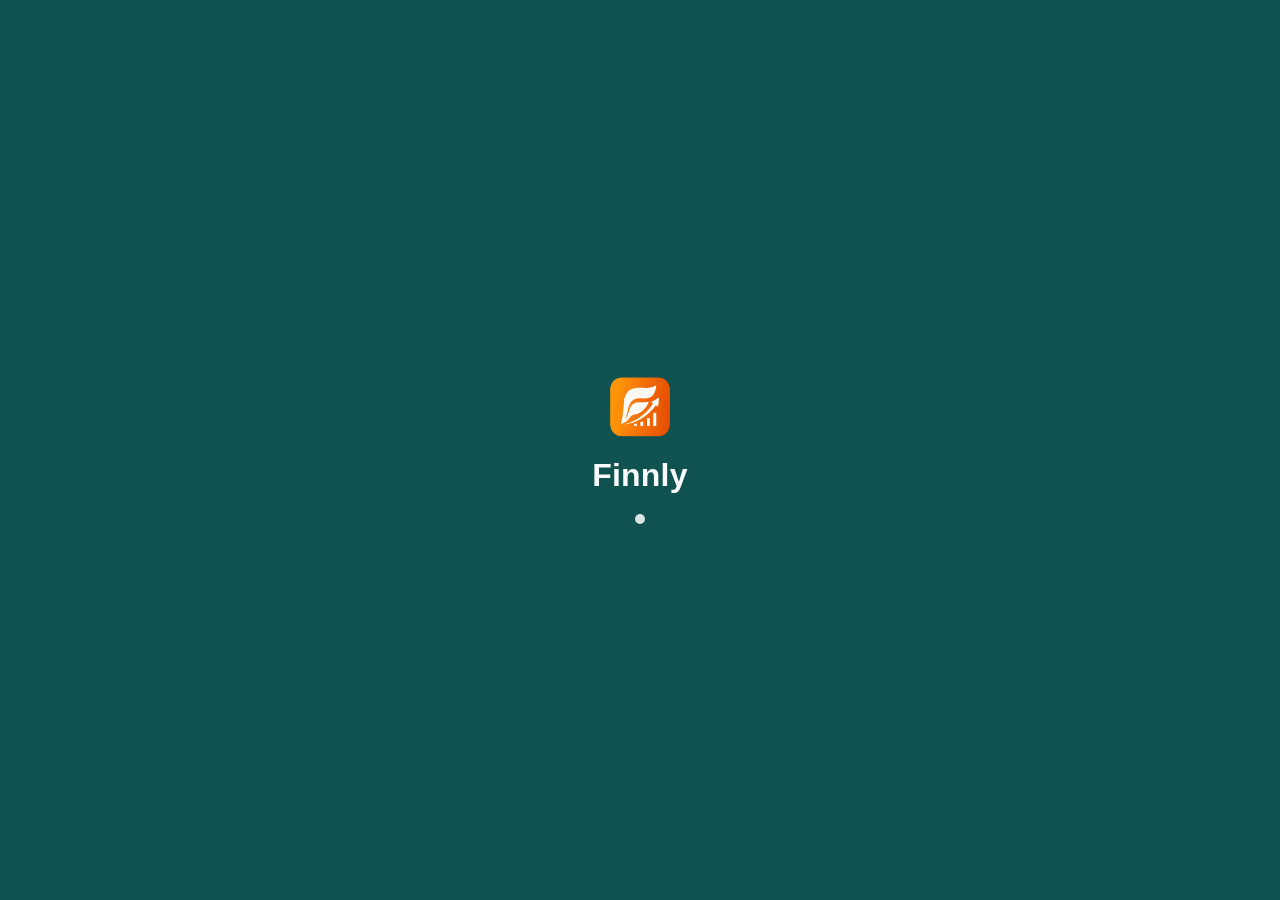
<file: index.html>
<!doctype html>
<html lang="pt-BR">
<head>
  <meta charset="utf-8" />
  <meta name="viewport" content="width=device-width, initial-scale=1, viewport-fit=cover" />
  <title>Finnly — Apresentação</title>
  <link rel="stylesheet" href="index.css" />
  <meta id="theme-color" name="theme-color" content="#404040">
</head>
<body>

  <!-- Splash / Carregamento -->
  <section id="splash" class="splash" role="status" aria-live="polite" aria-label="Carregando">
    <div class="splash-inner">
      <img class="splash-logo" src="assets/logocolorido.webp" alt="Logo Finnly" />
      <h1 class="splash-title">Finnly</h1>

      <div class="loader" aria-hidden="true">
        <span class="loader-ball"></span>
      </div>

      <span class="sr-only">Carregando…</span>
    </div>
  </section>

  <!-- Onboarding (começa oculto; JS remove .hidden após o splash) -->
  <section id="onboarding" class="onboarding hidden" role="dialog" aria-modal="true" aria-label="Apresentação do aplicativo">
    <div class="phone">
      <!-- Slides -->
      <div class="slides" aria-live="polite">
        <!-- Slide 1 -->
        <article class="slide is-active" data-index="0">
          <div class="slide-bg" style="--bg: url('assets/mascote3d/ola.webp');"></div>
          <div class="slide-body">
            <h2>Controle total das suas finanças</h2>
            <p>Registre receitas e despesas em segundos e acompanhe tudo de forma simples e intuitiva.</p>
          </div>
        </article>

        <!-- Slide 2 -->
        <article class="slide" data-index="1">
          <div class="slide-bg" style="--bg: url('assets/mascote3d/uau.webp');"></div>
          <div class="slide-body">
            <h2>Veja para onde vai seu dinheiro</h2>
            <p>Gráficos e relatórios claros mostram seus maiores gastos e oportunidades de economia.</p>
          </div>
        </article>

        <!-- Slide 3 -->
        <article class="slide" data-index="2">
          <div class="slide-bg" style="--bg: url('assets/mascote3d/ufa.webp');"></div>
          <div class="slide-body">
            <h2>Seu futuro financeiro começa aqui</h2>
            <p>Planeje, economize e alcance suas metas com o apoio do Finnly.</p>
          </div>
        </article>
      </div>

      <!-- Footer do slide -->
      <footer class="slide-footer">
        <div class="dots" role="tablist" aria-label="Progresso">
          <button class="dot is-active" data-go="0" role="tab" aria-selected="true" aria-label="Tela 1"></button>
          <button class="dot" data-go="1" role="tab" aria-selected="false" aria-label="Tela 2"></button>
          <button class="dot" data-go="2" role="tab" aria-selected="false" aria-label="Tela 3"></button>
        </div>

        <div class="actions">
          <div class="actions-left">
            <button id="btn-continue" class="btn btn-primary">CONTINUE</button>
            <button id="btn-back" class="btn btn-back" hidden>Voltar</button>
          </div>
          <button id="btn-skip" class="btn btn-ghost">PULAR →</button>
        </div>
      </footer>
    </div>
  </section>

  <!-- Conteúdo do app (fica oculto até concluir o onboarding) -->
  <main id="app" class="app hidden" tabindex="-1">
  </main>

  <script defer src="index.js"></script>
</body>
</html>
</file>
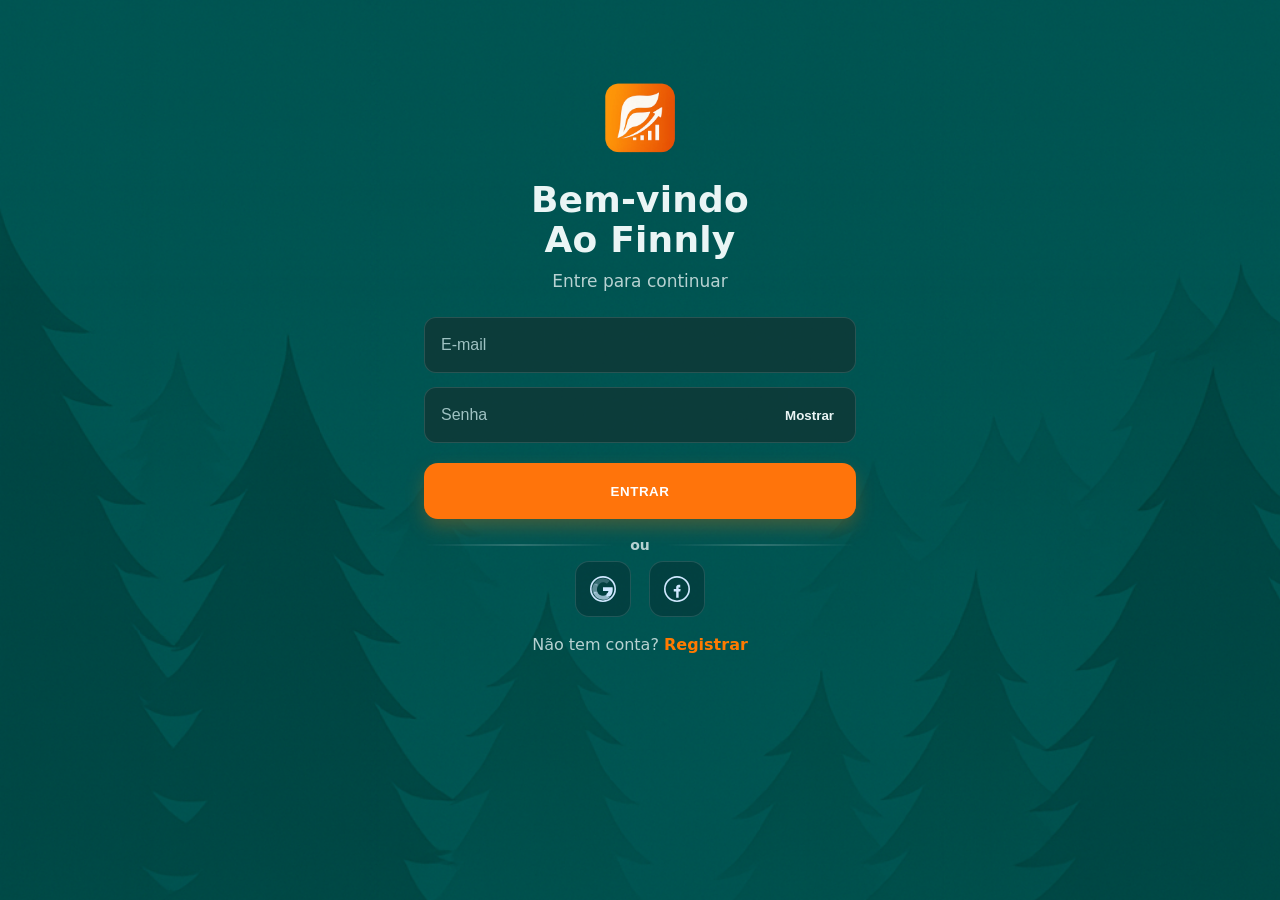
<file: login.html>
<!DOCTYPE html>
<html lang="pt-BR">
<head>
  <meta charset="utf-8" />
  <meta name="viewport" content="width=device-width, initial-scale=1, viewport-fit=cover" />
  <title>Login • Finnly</title>
  <link rel="stylesheet" href="login.css" />
</head>
<body>
  <!-- BG: troque o src abaixo para o seu arquivo 1080x1920 -->
  <img class="bg-image" src="assets/backgroundlogin.png" alt="" aria-hidden="true" />

  <!-- Overlay para deixar o fundo mais legível -->
  <div class="bg-overlay"></div>

  <main class="login">
    <!-- Logo: troque o src abaixo para o seu logo laranja -->
    <div class="brand">
      <img class="brand-logo" src="assets/logocolorido.webp" alt="Finnly" />
    </div>

    <h1 class="title">
      <span>Bem-vindo</span>
      <span class="brand-name">Ao Finnly</span>
    </h1>
    <p class="subtitle">Entre para continuar</p>

    <form class="form" id="loginForm" autocomplete="on" novalidate>
      <label class="field">
        <input type="email" id="email" name="email" placeholder="E-mail" inputmode="email" required />
      </label>

      <label class="field field-password">
        <input type="password" id="password" name="password" placeholder="Senha" required />
        <button type="button" class="toggle-pass" aria-controls="password" aria-label="Mostrar senha">Mostrar</button>
      </label>

      <button type="submit" class="btn-primary">ENTRAR</button>
    </form>

    <div class="divider">
      <span class="line"></span>
      <span class="or">ou</span>
      <span class="line"></span>
    </div>

    <div class="social">
      <!-- Ícones apenas, sem texto -->
      <button class="social-btn" aria-label="Entrar com Google" id="googleBtn">
        <!-- Você pode trocar estes SVGs pelos seus arquivos .svg -->
        <svg viewBox="0 0 24 24" class="icon" aria-hidden="true">
          <circle cx="12" cy="12" r="11.25" stroke="currentColor" fill="none" stroke-width="1.5"/>
          <path d="M21 12.23c0-.63-.06-1.23-.18-1.82H12v3.44h5.06a4.31 4.31 0 0 1-1.87 2.83v2.34h3.02c1.77-1.63 2.79-4.03 2.79-6.79Z" fill="currentColor"/>
          <path d="M12 22c2.52 0 4.64-.83 6.18-2.24l-3.02-2.34c-.84.56-1.93.9-3.16.9-2.43 0-4.49-1.64-5.22-3.85H3.63v2.43A9.99 9.99 0 0 0 12 22Z" fill="currentColor" opacity=".7"/>
          <path d="M6.78 14.47A6.02 6.02 0 0 1 6.47 12c0-.86.19-1.68.53-2.42V7.15H3.63A10 10 0 0 0 2 12c0 1.62.39 3.15 1.07 4.5l3.71-2.03Z" fill="currentColor" opacity=".45"/>
          <path d="M12 5.76c1.37 0 2.6.47 3.57 1.39l2.67-2.67A9.96 9.96 0 0 0 12 2a9.99 9.99 0 0 0-8.37 5.15l3.71 2.43C8.11 7.4 9.94 5.76 12 5.76Z" fill="currentColor" opacity=".25"/>
        </svg>
      </button>

      <button class="social-btn" aria-label="Entrar com Facebook" id="facebookBtn">
        <svg viewBox="0 0 24 24" class="icon" aria-hidden="true">
          <circle cx="12" cy="12" r="11.25" stroke="currentColor" fill="none" stroke-width="1.5"/>
          <path d="M13.5 10.5H15V8h-1.5c-1.24 0-2.25 1.01-2.25 2.25V12H9v2.25h2.25V20h2.25v-5.75H15L15.38 12H13.5v-1.5c0-.28.22-.5.5-.5Z" fill="currentColor"/>
        </svg>
      </button>
    </div>

    <p class="register">
      Não tem conta?
      <a href="#" id="registerLink">Registrar</a>
    </p>
  </main>

  <script src="login.js"></script>
</body>
</html>
</file>
<file: index.css>
/* =========================================================
   RESET / BASE
   ======================================================= */
* { box-sizing: border-box; }
html, body { height: 100%; }
body {
  margin: 0;
  /* Nimbus + fallbacks */
  font-family: "Nimbus Sans", "NimbusSans", "Nimbus Sans L", "Liberation Sans",
               Arial, Helvetica, system-ui, -apple-system;
  color: #0f172a;
  background: #0e3a39;
}

/* (Opcional) Webfonts Nimbus
@font-face { font-family:"Nimbus Sans"; src:url("/assets/fonts/NimbusSans-Regular.woff2") format("woff2"); font-weight:400; font-style:normal; font-display:swap; }
@font-face { font-family:"Nimbus Sans"; src:url("/assets/fonts/NimbusSans-Bold.woff2")    format("woff2"); font-weight:700; font-style:normal; font-display:swap; }
*/

/* Paleta + safe-area vars */
:root{
  --bg-deep: #0e3a39;
  --panel:   #0b2f2e;
  --text:    #F8FAFC;
  --muted:   #8EB4B1;
  --accent:  #ff8a3d;

  --safe-top:    env(safe-area-inset-top, 0px);
  --safe-bottom: env(safe-area-inset-bottom, 0px);
}

/* Bloqueia rolagem/bounce da página */
html, body{
  overflow: hidden;
  overscroll-behavior: none;
}

/* =========================================================
   LAYOUT PRINCIPAL
   ======================================================= */
.onboarding{
  /* ocupa a viewport real e respeita safe-areas */
  height: 100svh;
  height: 100dvh;
  min-height: 100svh;
  min-height: 100dvh;
  display: grid;
  place-items: stretch;
  background: var(--bg-deep);
}

.phone{
  width: 100%;
  height: 100%;
  display: grid;
  grid-template-rows: 1fr auto; /* slides + footer fixo */
  overflow: hidden;
  background: var(--panel);
}

.slides{
  position: relative;
  width: 100%;
  height: 100%;
  overflow: hidden;
  background: var(--panel);
}

/* imagem (72%) + texto (28%) */
.slide{
  position: absolute;
  inset: 0;
  display: grid;
  grid-template-rows: 72% 28%;
  grid-template-columns: 100%;
  opacity: 0;
  transform: translateX(18px);
  transition: opacity .25s ease, transform .25s ease;
}
.slide.is-active{ opacity: 1; transform: translateX(0); }

/* =========================================================
   IMAGEM (como background) + safe-area
   ======================================================= */
.slide-bg{
  position: absolute;
  left: 0; right: 0;
  /* sobe por trás da status bar (notch) */
  top: calc(-1 * var(--safe-top));
  bottom: 0;

  background-image: var(--bg, none);
  background-size: cover;
  background-repeat: no-repeat;
  background-position: center 55%;      /* 54–57%: mostra mais o corpo */
  z-index: 0;
}

/* Gradiente de fusão sobre a imagem (com overlap) */
.slide::after{
  content: "";
  position: absolute;
  left: 0; right: 0;
  top: calc(72% - 34%);
  bottom: -3px;  /* reforçado no patch anti-hairline abaixo */
  background: linear-gradient(
    180deg,
    rgba(14,58,57,0) 0%,
    rgba(14,58,57,.86) 55%,
    var(--panel) 100%
  );
  pointer-events: none;
  z-index: 1;
}

/* =========================================================
   TEXTO
   ======================================================= */
.slide-body{
  grid-row: 2; grid-column: 1 / -1;
  position: relative;
  z-index: 2;
  padding: 12px 22px 0 22px;
  color: var(--text);
}
.slide-body h2{
  margin: 0 0 10px 0;
  font-weight: 800;
  letter-spacing: -0.01em;
  font-size: clamp(24px, 5.8vw, 30px);
  line-height: 1.12;
}
.slide-body p{
  margin: 0;
  color: #5FD0D6;               /* azul do mock */
  font-size: clamp(14px, 3.6vw, 15.5px);
}

/* =========================================================
   FOOTER (dots + botões)
   ======================================================= */
.slide-footer{
  margin-top: -3px; /* reforçado no patch anti-hairline */
  padding: 10px 20px calc(18px + var(--safe-bottom));
  display: grid;
  grid-template-columns: 1fr;
  grid-template-rows: auto auto;
  gap: 10px;
  background: var(--panel);
  border-top: none;
  position: relative;
  z-index: 3;
}

/* Dots — inativos redondos; ativo vira pílula/linha laranja */
.dots{
  display: inline-flex;
  gap: 6px;
  align-items: center;
  justify-content: flex-start;
  padding: 0;
  margin-bottom: 8px;
}
.dot{
  width: 8px; height: 8px;
  border-radius: 50%;
  background: #fff;
  border: none;
  padding: 0;
  position: relative;
  cursor: pointer;
  transition: width .18s ease, height .18s ease,
              border-radius .18s ease, background-color .18s ease;
}
.dot::after{ content: none; }
.dot.is-active{
  width: 22px; height: 4px;
  border-radius: 999px;
  background: var(--accent);
  border: none;
}

/* Botões */
.actions{
  width: 100%;
  display: flex;
  align-items: center;
  justify-content: space-between;
}
.actions-left{
  display: inline-flex;
  gap: 10px;
  align-items: center;
}

.btn{
  appearance: none;
  border: 1px solid transparent;
  border-radius: 12px;
  padding: 12px 18px;
  font-weight: 800;
  cursor: pointer;
  transition: transform .06s ease, filter .15s ease;
  box-shadow: 0 10px 22px rgba(0,0,0,.22);
}
.btn:active{ transform: translateY(1px); }

.btn-primary{
  background: var(--accent);
  color: #fff;
  border-color: #f08649;
  padding: 14px 22px;
}
.btn-primary:hover{ filter: brightness(1.05); }

.btn-back{
  background: transparent;
  border: none;
  padding: 0;
  color: rgba(255,255,255,.55);
  cursor: pointer;
  font-weight: 700;
  letter-spacing: .2px;
}
.btn-back:hover{ color: rgba(255,255,255,.85); text-decoration: underline; }
.btn-back:focus-visible{ outline: 2px solid rgba(255,255,255,.35); outline-offset: 2px; }
.btn-back[hidden]{ display: none !important; }

.btn-ghost{
  background: transparent;
  color: var(--text);
  border-color: transparent;
  opacity: .92;
}
.btn-ghost:hover{ opacity: 1; }

/* Utilidades */
.hidden{ display: none !important; }

@media (prefers-reduced-motion: reduce){
  .slide{ transition: none; }
}

/* =========================================================
   SPLASH
   ======================================================= */
.splash{
  position: fixed;
  inset: 0;
  padding-top: var(--safe-top);          /* ocupa a status bar */
  background: #0f5250;
  display: grid;
  place-items: center;
  z-index: 999;
  height: 100svh;
  height: 100dvh;
}
.splash-inner{
  display: grid;
  justify-items: center;
  gap: 14px;
  padding: 24px;
}
.splash-logo{
  width: clamp(56px, 14vw, 72px);
  height: auto;
  display: block;
  border-radius: 14px;
}
.splash-title{
  margin: 0;
  color: var(--text);
  font-weight: 800;
  font-size: clamp(24px, 6vw, 32px);
  letter-spacing: .2px;
}
.loader{ height: 22px; display: grid; place-items: center; }
.loader-ball{
  width: 10px; height: 10px;
  border-radius: 50%;
  background: rgba(255,255,255,.85);
  animation: pulse 1s ease-in-out infinite;
}
@keyframes pulse{
  0%,100%{ transform: scale(.85); opacity: .6; }
  50%    { transform: scale(1.15); opacity: 1;  }
}
.sr-only{
  position: absolute !important;
  width: 1px; height: 1px; padding: 0; margin: -1px;
  overflow: hidden; clip: rect(0,0,0,0); white-space: nowrap; border: 0;
}

/* =========================================================
   PATCH ANTI-HAIRLINE (subpixel)
   ======================================================= */
.slide::after{ bottom: -8px; }          /* 1) overlap maior */
.slide-footer{
  margin-top: -8px;                     /* 2) footer sobrepondo mais */
  overflow: visible;
}
.slide-footer::before{
  content: "";
  position: absolute;
  left: 0; right: 0;
  top: -16px;
  height: 20px;
  pointer-events: none;
  background: linear-gradient(
    180deg,
    rgba(11,47,46,0) 0%,
    rgba(11,47,46,.50) 65%,
    var(--panel) 100%
  );
}
/* 3) Uniformiza backgrounds */
.slides, .slide, .slide-footer{ background-color: var(--panel); }

/* 4) Hint de composição (Safari/iOS) */
@supports (-webkit-touch-callout: none) {
  .slide, .slide::after, .slide-footer{
    -webkit-transform: translateZ(0);
            transform: translateZ(0);
    -webkit-backface-visibility: hidden;
            backface-visibility: hidden;
  }
}
</file>
<file: login.css>
:root{
  --brand-orange-1:#ff7a00;     /* botão */
  --brand-orange-2:#ff5e00;     /* gradiente */
  --teal-100:#0d6b6b;           /* nuance para foco/sombras leves */
  --white:#ffffff;
  --text:#eaf5f5;
  --muted:#b7d2d2;
}

/* Reset suave */
*{box-sizing:border-box}
html,body{height:100%}
body{
  margin:0;
  font-family: ui-sans-serif, system-ui, -apple-system, "Segoe UI", Roboto, "Helvetica Neue", Arial, "Noto Sans", "Liberation Sans", sans-serif;
  color:var(--text);
  -webkit-font-smoothing:antialiased;
  -moz-osx-font-smoothing:grayscale;
  background-color:#04292f;
  position:relative;
  min-height:100vh;            /* fallback */
  min-height:100dvh;           /* navegadores modernos */
  min-height:calc(var(--vh-fixed, 1vh) * 100); /* iOS travado */
}


.bg-image,
.bg-overlay{
  position:fixed;   /* fixa no viewport */
  inset:0;
  width:100%;
  height:100vh;     /* fallbacks em cascata */
  height:100dvh;
  height:calc(var(--vh-fixed, 1vh) * 100);
  z-index:-1;
  pointer-events:none;
}

.bg-image{
  object-fit:cover;
  transform:translateZ(0);
  will-change:transform;
}





.login{
  min-height:100vh;
  min-height:100dvh;
  min-height:calc(var(--vh-fixed, 1vh) * 100);
  width:100%;
  max-width:480px;
  margin:0 auto;
  padding:48px 24px 24px;
  display:flex;
  flex-direction:column;
  align-items:center;
  justify-content:flex-start;
}

/* Logo quadrado com cantos arredondados (igual mock) */
.brand{
  margin-top:12px;
}
.brand-logo{
  width:84px;
  height:84px;
  border-radius:20px;
  display:block;
  object-fit:contain;
}

/* Títulos */
.title{
  margin:20px 0 6px;
  text-align:center;
  line-height:1.1;
  font-weight:800;
  letter-spacing:.2px;
  font-size:34px;
}
.title .brand-name{
  display:block;
}
.subtitle{
  margin:6px 0 26px;
  font-size:17px;
  color:var(--muted);
  text-align:center;
}

/* Formulário */
.form{
  width:100%;
  display:flex;
  flex-direction:column;
  gap:14px;
}
.field{
  display:block;
  position:relative;
}
.field input{
  width:100%;
  height:56px;
  padding:0 16px;
  border-radius:12px;
  border:1px solid rgba(255,255,255,.12);
  background: #0e3a39e4;
  color:var(--white);
  font-size:16px;
  outline:none;
  transition: box-shadow .2s, border-color .2s, background .2s;
}
.field input::placeholder{ color:#9ec2c2 }
.field input:focus{
  border-color:rgba(255,255,255,.35);
  box-shadow:0 0 0 3px rgba(255,255,255,.08);
  background: rgba(6, 29, 36, .45);
}

/* Password + botão "Mostrar" */
.field-password .toggle-pass{
  position:absolute;
  top:50%;
  right:10px;
  transform:translateY(-50%);
  height:36px;
  padding:0 12px;
  border:0;
  border-radius:10px;
  background:transparent;
  color:var(--text);
  font-weight:600;
  cursor:pointer;
}
.field-password .toggle-pass:focus-visible{
  outline:2px solid rgba(255,255,255,.35);
  outline-offset:2px;
}

/* Botão principal */
.btn-primary{
  margin-top:6px;
  height:56px;
  border:0;
  border-radius:14px;
  font-weight:800;
  letter-spacing:.6px;
  color:#ffffff;
  background: #ff740b;
  cursor:pointer;
  box-shadow:0 8px 18px rgba(255,120,0,.25);
  transition: all 0.2s ease-out;
}

.btn-primary:hover{
  background: #e9995c;
 
}


/* Divider "ou" */
.divider{
  width:100%;
  display:flex;
  align-items:center;
  gap:16px;
  margin:18px 0 8px;
}
.divider .line{
  flex:1;
  height:2px;
  background:linear-gradient(90deg, transparent, rgba(255,255,255,.18), transparent);
}
.divider .or{
  color:var(--muted);
  font-weight:600;
  font-size:14px;
}

/* Botões sociais (apenas ícone) */
.social{
  display:flex;
  align-items:center;
  gap:18px;
  margin-bottom:10px;
}
.social-btn{
  width:56px;
  height:56px;
  border-radius:14px;
  background: rgba(6, 29, 36, .35);
  border:1px solid rgba(255,255,255,.12);
  display:grid;
  place-items:center;
  color:#cfe8ff;        /* cor dos ícones */
  cursor:pointer;
  transition: transform .1s ease, background .2s ease, border-color .2s ease;
}
.social-btn:hover{
  background: rgba(6, 29, 36, .48);
  border-color: rgba(255,255,255,.28);
}
.social-btn:active{ transform: translateY(1px); }
.icon{ width:26px; height:26px; }

/* Link registrar */
.register{
  margin-top:8px;
  color:var(--muted);
  font-size:16px;
}
.register a{
  color:var(--brand-orange-1);
  text-decoration:none;
  font-weight:700;
}
.register a:hover{ text-decoration:underline; }

/* Responsividade leve (quando abrir em desktop) */
@media (min-height: 900px){
  .login{ padding-top:64px; }
  .title{ font-size:36px; }
}

/* Corrige redimensionamento no iOS ao abrir teclado */
@supports (-webkit-touch-callout: none) {
  html, body {
    height: -webkit-fill-available;
  }
  .login {
    min-height: -webkit-fill-available;
  }
}
</file>
